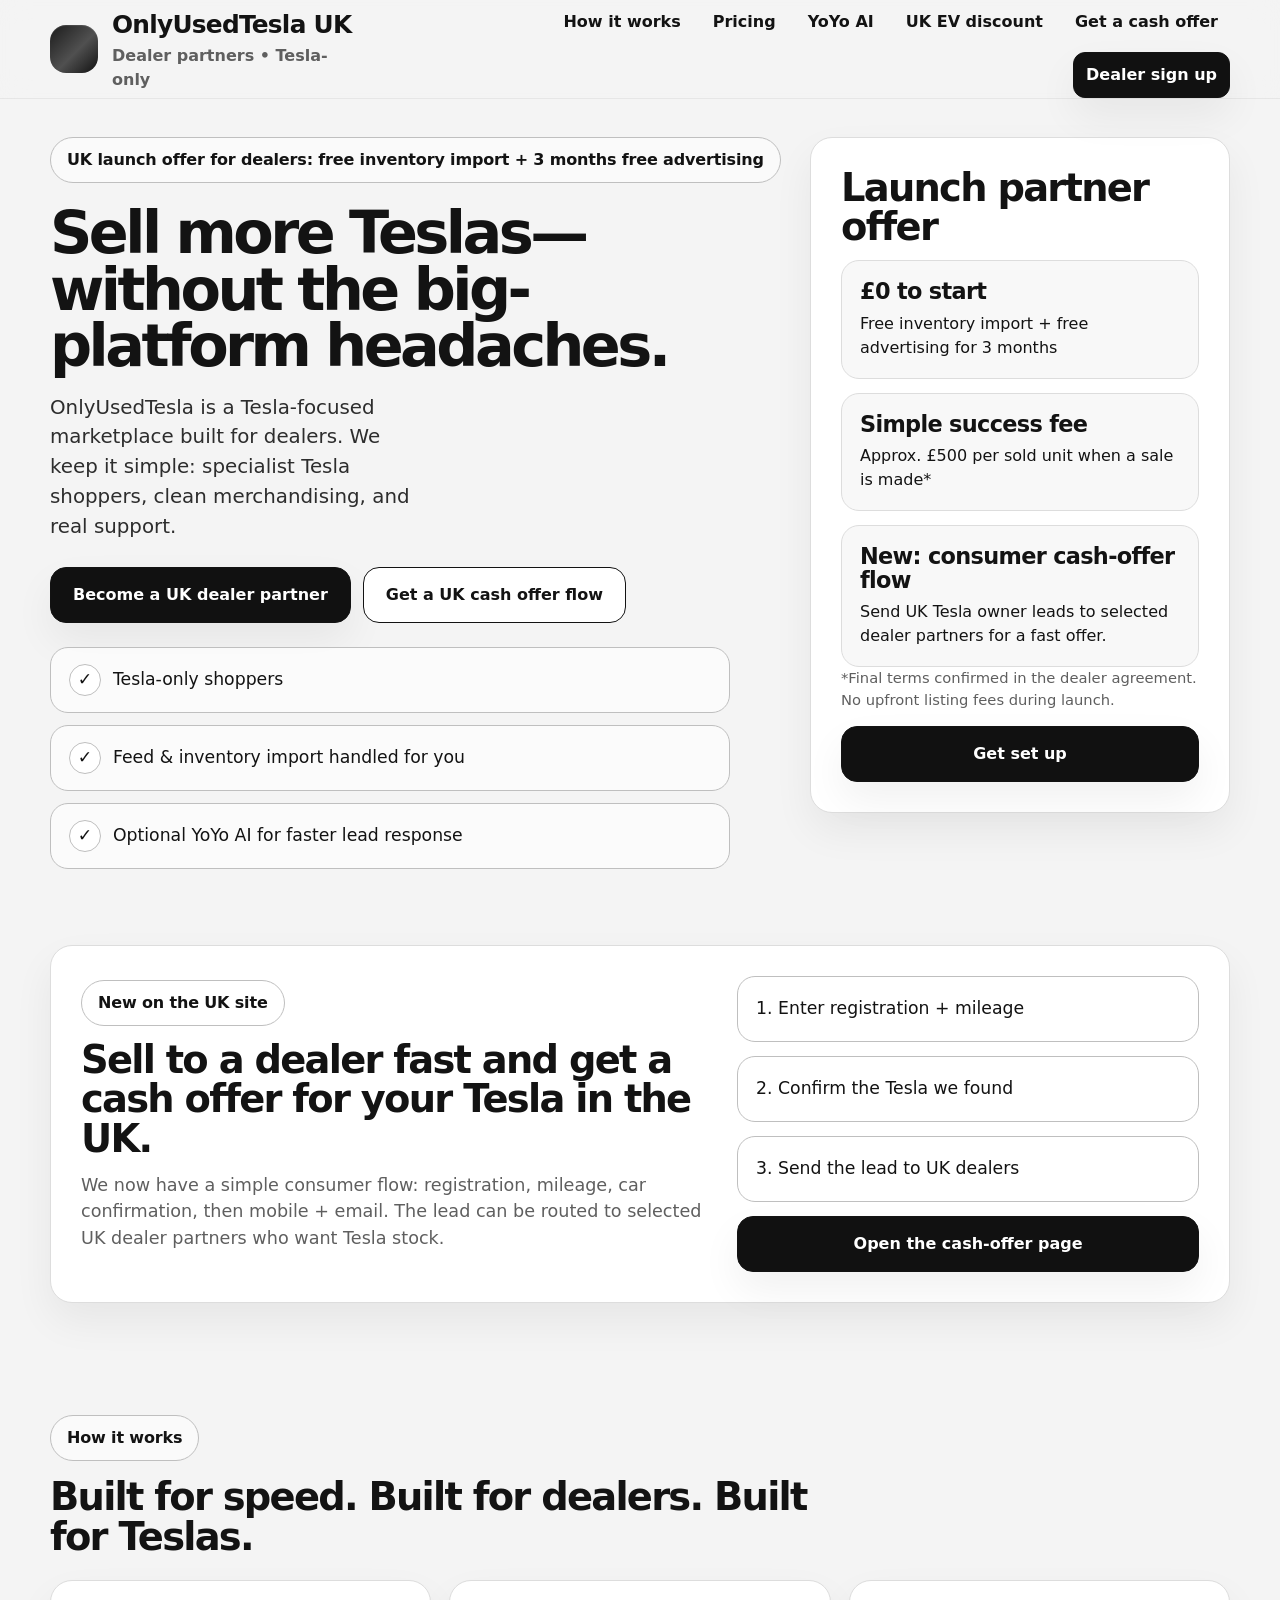
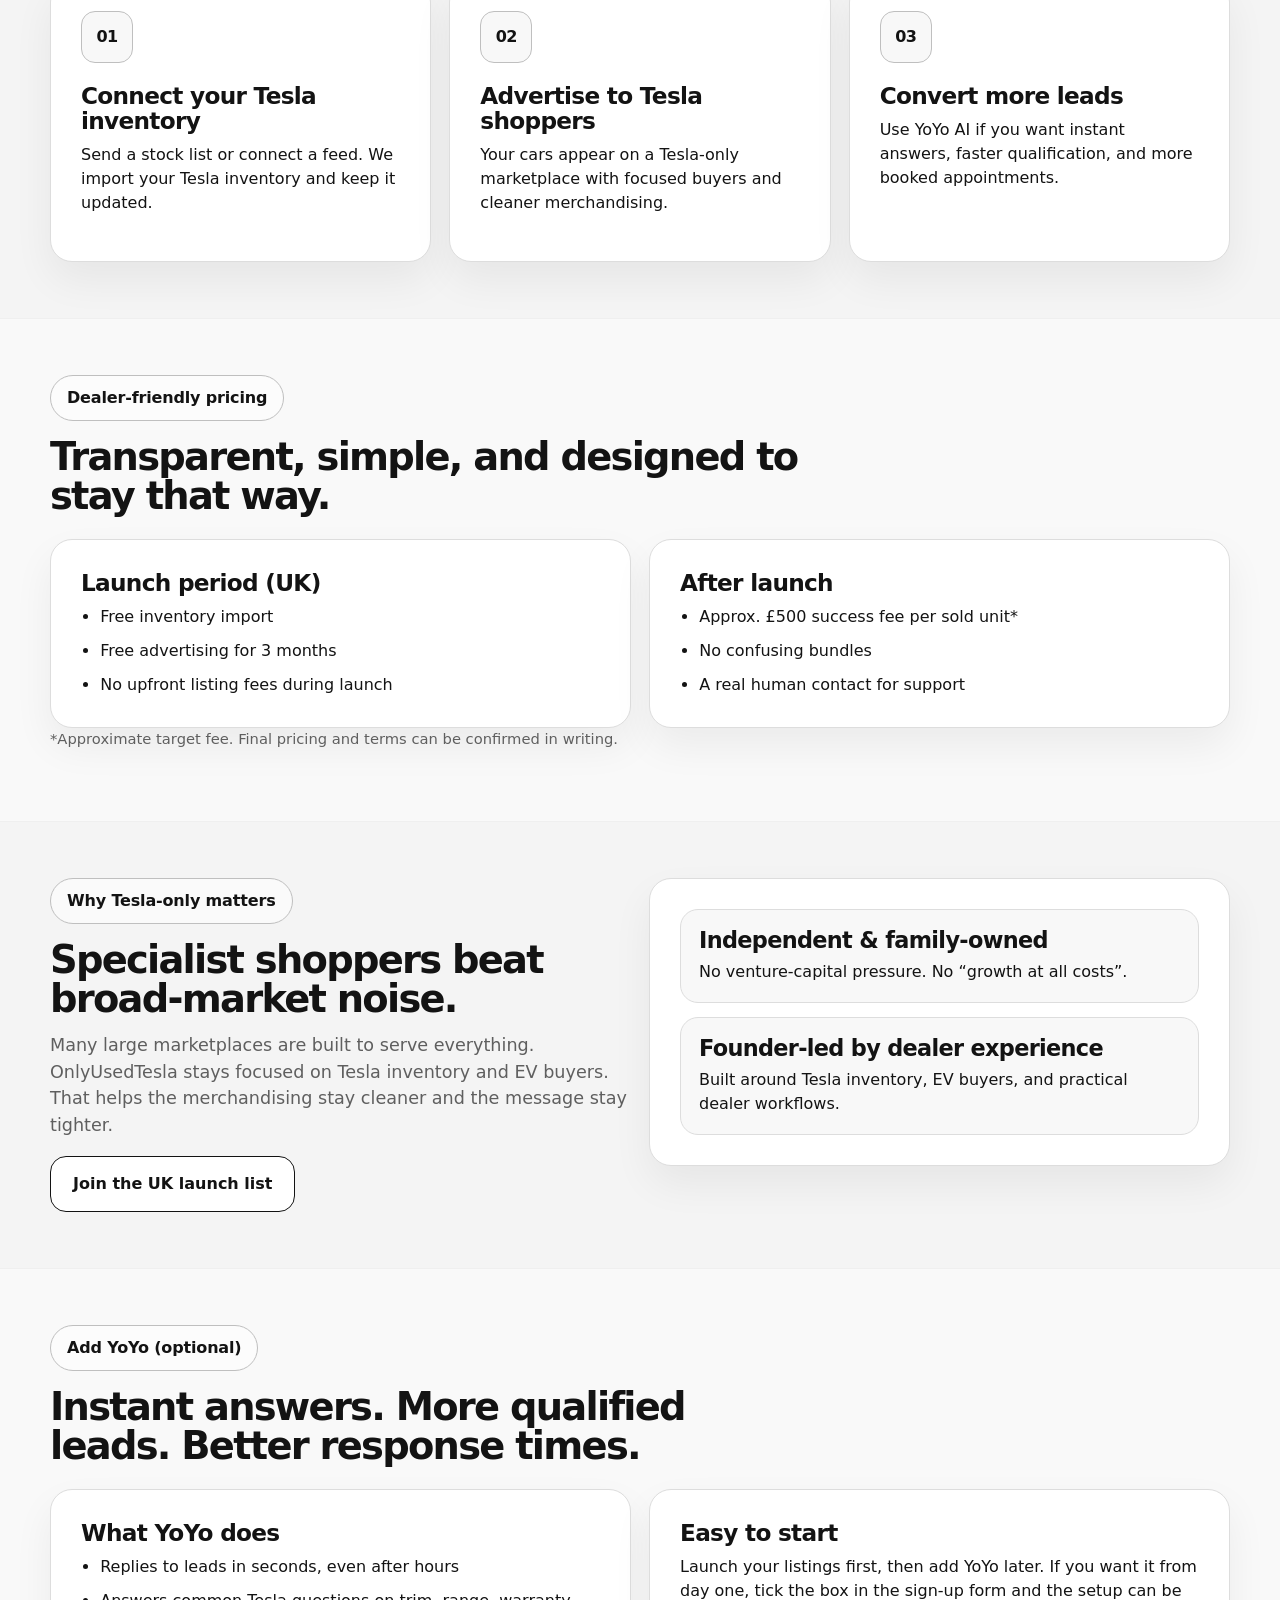
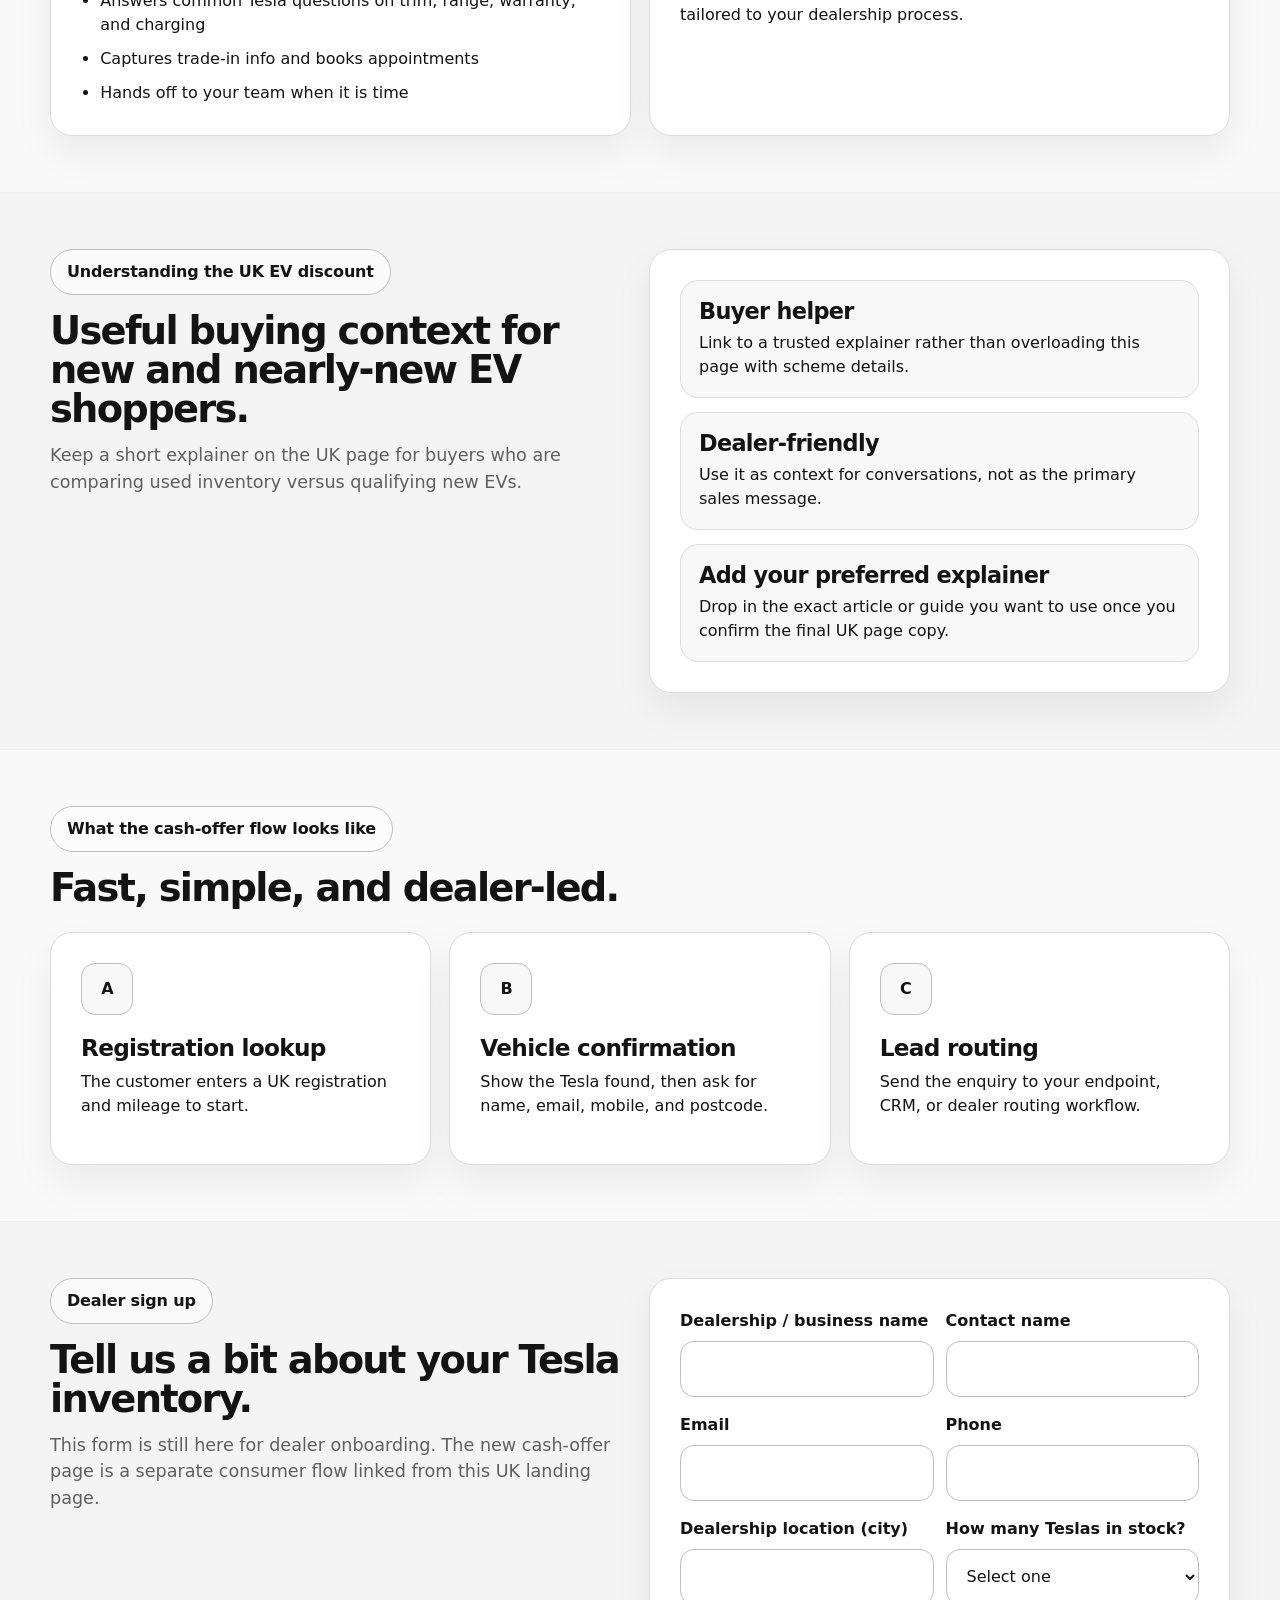
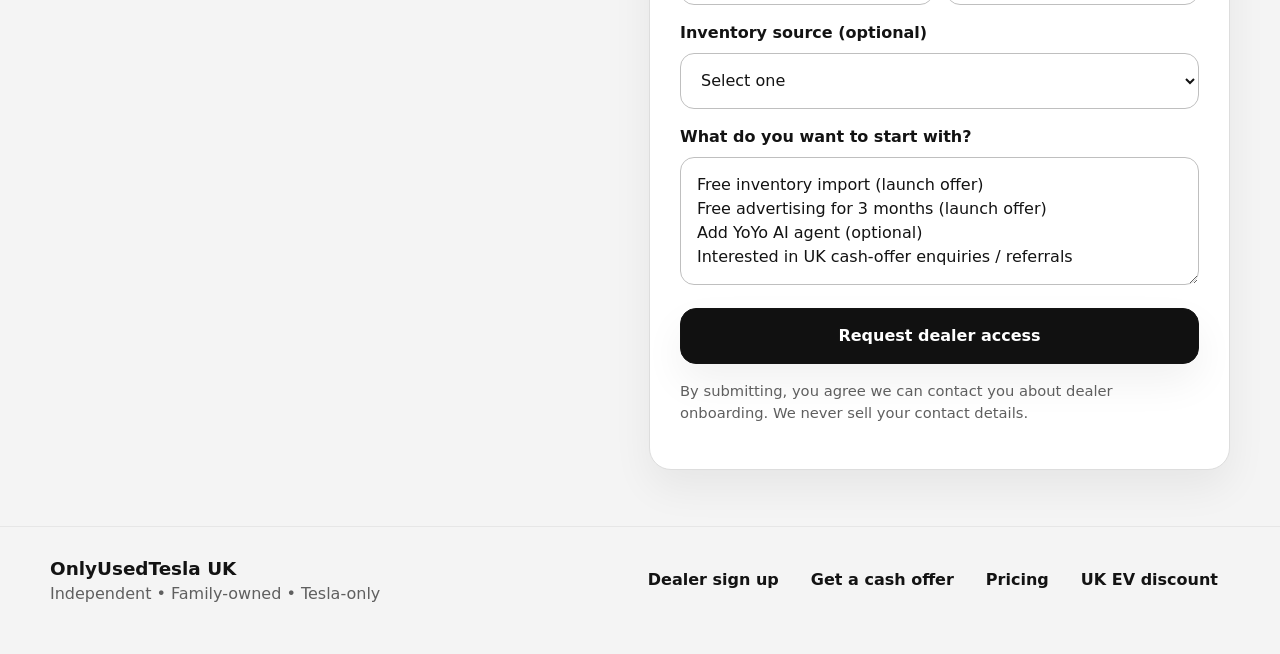
<file: index.html>
<!doctype html>
<html lang="en-GB">
<head>
  <meta charset="utf-8" />
  <meta name="viewport" content="width=device-width, initial-scale=1" />
  <title>OnlyUsedTesla UK — Dealer Sign Up + Cash Offer</title>
  <meta name="description" content="OnlyUsedTesla UK helps dealers move Tesla inventory and now gives UK Tesla owners a simple way to request a fast dealer cash offer." />
  <link rel="stylesheet" href="styles.css" />
</head>
<body>
  <a class="skip-link" href="#main">Skip to content</a>

  <header class="site-header">
    <div class="container header-inner">
      <a class="brand" href="index.html" aria-label="OnlyUsedTesla UK home">
        <span class="brand-mark" aria-hidden="true"></span>
        <span>
          <span class="brand-title">OnlyUsedTesla UK</span>
          <span class="brand-sub">Dealer partners • Tesla-only</span>
        </span>
      </a>

      <nav class="site-nav" aria-label="Primary">
        <a href="#how-it-works">How it works</a>
        <a href="#pricing">Pricing</a>
        <a href="#yoyo">YoYo AI</a>
        <a href="#uk-ev-discount">UK EV discount</a>
        <a href="cash-offer.html">Get a cash offer</a>
        <a class="button button-dark button-sm" href="#dealer-signup">Dealer sign up</a>
      </nav>
    </div>
  </header>

  <main id="main">
    <section class="hero section">
      <div class="container hero-grid">
        <div>
          <div class="eyebrow">UK launch offer for dealers: free inventory import + 3 months free advertising</div>
          <h1>Sell more Teslas—without the big-platform headaches.</h1>
          <p class="lead">
            OnlyUsedTesla is a Tesla-focused marketplace built for dealers. We keep it simple:
            specialist Tesla shoppers, clean merchandising, and real support.
          </p>

          <div class="hero-actions">
            <a class="button button-dark" href="#dealer-signup">Become a UK dealer partner</a>
            <a class="button button-light" href="cash-offer.html">Get a UK cash offer flow</a>
          </div>

          <div class="check-list">
            <div class="check-item">Tesla-only shoppers</div>
            <div class="check-item">Feed &amp; inventory import handled for you</div>
            <div class="check-item">Optional YoYo AI for faster lead response</div>
          </div>
        </div>

        <aside class="hero-card card">
          <h2>Launch partner offer</h2>
          <div class="stack-sm">
            <div class="mini-card">
              <h3>£0 to start</h3>
              <p>Free inventory import + free advertising for 3 months</p>
            </div>
            <div class="mini-card">
              <h3>Simple success fee</h3>
              <p>Approx. £500 per sold unit when a sale is made*</p>
            </div>
            <div class="mini-card">
              <h3>New: consumer cash-offer flow</h3>
              <p>Send UK Tesla owner leads to selected dealer partners for a fast offer.</p>
            </div>
          </div>
          <p class="small muted">*Final terms confirmed in the dealer agreement. No upfront listing fees during launch.</p>
          <a class="button button-dark button-block" href="#dealer-signup">Get set up</a>
        </aside>
      </div>
    </section>

    <section class="section strip-section">
      <div class="container split-strip card">
        <div>
          <p class="eyebrow eyebrow-tight">New on the UK site</p>
          <h2>Sell to a dealer fast and get a cash offer for your Tesla in the UK.</h2>
          <p class="muted big-copy">
            We now have a simple consumer flow: registration, mileage, car confirmation, then mobile + email.
            The lead can be routed to selected UK dealer partners who want Tesla stock.
          </p>
        </div>
        <div class="stack-sm">
          <div class="step-chip">1. Enter registration + mileage</div>
          <div class="step-chip">2. Confirm the Tesla we found</div>
          <div class="step-chip">3. Send the lead to UK dealers</div>
          <a class="button button-dark" href="cash-offer.html">Open the cash-offer page</a>
        </div>
      </div>
    </section>

    <section id="how-it-works" class="section">
      <div class="container">
        <div class="section-heading">
          <p class="eyebrow">How it works</p>
          <h2>Built for speed. Built for dealers. Built for Teslas.</h2>
        </div>

        <div class="grid grid-3">
          <article class="card feature-card">
            <div class="step-number">01</div>
            <h3>Connect your Tesla inventory</h3>
            <p>Send a stock list or connect a feed. We import your Tesla inventory and keep it updated.</p>
          </article>

          <article class="card feature-card">
            <div class="step-number">02</div>
            <h3>Advertise to Tesla shoppers</h3>
            <p>Your cars appear on a Tesla-only marketplace with focused buyers and cleaner merchandising.</p>
          </article>

          <article class="card feature-card">
            <div class="step-number">03</div>
            <h3>Convert more leads</h3>
            <p>Use YoYo AI if you want instant answers, faster qualification, and more booked appointments.</p>
          </article>
        </div>
      </div>
    </section>

    <section id="pricing" class="section section-alt">
      <div class="container">
        <div class="section-heading">
          <p class="eyebrow">Dealer-friendly pricing</p>
          <h2>Transparent, simple, and designed to stay that way.</h2>
        </div>

        <div class="grid grid-2">
          <article class="card">
            <h3>Launch period (UK)</h3>
            <ul class="list-clean">
              <li>Free inventory import</li>
              <li>Free advertising for 3 months</li>
              <li>No upfront listing fees during launch</li>
            </ul>
          </article>

          <article class="card">
            <h3>After launch</h3>
            <ul class="list-clean">
              <li>Approx. £500 success fee per sold unit*</li>
              <li>No confusing bundles</li>
              <li>A real human contact for support</li>
            </ul>
          </article>
        </div>

        <p class="small muted">*Approximate target fee. Final pricing and terms can be confirmed in writing.</p>
      </div>
    </section>

    <section class="section">
      <div class="container grid grid-2 aligned-grid">
        <div>
          <p class="eyebrow">Why Tesla-only matters</p>
          <h2>Specialist shoppers beat broad-market noise.</h2>
          <p class="muted big-copy">
            Many large marketplaces are built to serve everything. OnlyUsedTesla stays focused on Tesla inventory and EV buyers.
            That helps the merchandising stay cleaner and the message stay tighter.
          </p>
          <a class="button button-light" href="#dealer-signup">Join the UK launch list</a>
        </div>

        <div class="card stack-sm">
          <div class="mini-card">
            <h3>Independent &amp; family-owned</h3>
            <p>No venture-capital pressure. No “growth at all costs”.</p>
          </div>
          <div class="mini-card">
            <h3>Founder-led by dealer experience</h3>
            <p>Built around Tesla inventory, EV buyers, and practical dealer workflows.</p>
          </div>
        </div>
      </div>
    </section>

    <section id="yoyo" class="section section-alt">
      <div class="container">
        <div class="section-heading">
          <p class="eyebrow">Add YoYo (optional)</p>
          <h2>Instant answers. More qualified leads. Better response times.</h2>
        </div>

        <div class="grid grid-2">
          <article class="card">
            <h3>What YoYo does</h3>
            <ul class="list-clean">
              <li>Replies to leads in seconds, even after hours</li>
              <li>Answers common Tesla questions on trim, range, warranty, and charging</li>
              <li>Captures trade-in info and books appointments</li>
              <li>Hands off to your team when it is time</li>
            </ul>
          </article>

          <article class="card">
            <h3>Easy to start</h3>
            <p>
              Launch your listings first, then add YoYo later. If you want it from day one, tick the box in the sign-up form and the setup can be tailored to your dealership process.
            </p>
          </article>
        </div>
      </div>
    </section>

    <section id="uk-ev-discount" class="section">
      <div class="container grid grid-2 aligned-grid">
        <div>
          <p class="eyebrow">Understanding the UK EV discount</p>
          <h2>Useful buying context for new and nearly-new EV shoppers.</h2>
          <p class="muted big-copy">
            Keep a short explainer on the UK page for buyers who are comparing used inventory versus qualifying new EVs.
          </p>
        </div>

        <div class="card stack-sm">
          <div class="mini-card">
            <h3>Buyer helper</h3>
            <p>Link to a trusted explainer rather than overloading this page with scheme details.</p>
          </div>
          <div class="mini-card">
            <h3>Dealer-friendly</h3>
            <p>Use it as context for conversations, not as the primary sales message.</p>
          </div>
          <div class="mini-card">
            <h3>Add your preferred explainer</h3>
            <p>Drop in the exact article or guide you want to use once you confirm the final UK page copy.</p>
          </div>
        </div>
      </div>
    </section>

    <section class="section section-alt">
      <div class="container">
        <div class="section-heading">
          <p class="eyebrow">What the cash-offer flow looks like</p>
          <h2>Fast, simple, and dealer-led.</h2>
        </div>

        <div class="grid grid-3">
          <article class="card feature-card">
            <div class="step-number">A</div>
            <h3>Registration lookup</h3>
            <p>The customer enters a UK registration and mileage to start.</p>
          </article>
          <article class="card feature-card">
            <div class="step-number">B</div>
            <h3>Vehicle confirmation</h3>
            <p>Show the Tesla found, then ask for name, email, mobile, and postcode.</p>
          </article>
          <article class="card feature-card">
            <div class="step-number">C</div>
            <h3>Lead routing</h3>
            <p>Send the enquiry to your endpoint, CRM, or dealer routing workflow.</p>
          </article>
        </div>
      </div>
    </section>

    <section id="dealer-signup" class="section">
      <div class="container grid grid-2 aligned-grid">
        <div>
          <p class="eyebrow">Dealer sign up</p>
          <h2>Tell us a bit about your Tesla inventory.</h2>
          <p class="muted big-copy">
            This form is still here for dealer onboarding. The new cash-offer page is a separate consumer flow linked from this UK landing page.
          </p>
        </div>

        <div class="card">
          <!-- Set action to your endpoint or replace with your embedded form -->
          <form id="dealerForm" class="form" method="post" action="">
            <div class="field-row">
              <div class="field">
                <label for="businessName">Dealership / business name</label>
                <input id="businessName" name="business_name" type="text" autocomplete="organization" />
              </div>
              <div class="field">
                <label for="contactName">Contact name</label>
                <input id="contactName" name="contact_name" type="text" autocomplete="name" />
              </div>
            </div>

            <div class="field-row">
              <div class="field">
                <label for="dealerEmail">Email</label>
                <input id="dealerEmail" name="email" type="email" autocomplete="email" />
              </div>
              <div class="field">
                <label for="dealerPhone">Phone</label>
                <input id="dealerPhone" name="phone" type="tel" autocomplete="tel" />
              </div>
            </div>

            <div class="field-row">
              <div class="field">
                <label for="dealerCity">Dealership location (city)</label>
                <input id="dealerCity" name="city" type="text" autocomplete="address-level2" />
              </div>
              <div class="field">
                <label for="stockCount">How many Teslas in stock?</label>
                <select id="stockCount" name="stock_count">
                  <option value="">Select one</option>
                  <option>1–5</option>
                  <option>6–15</option>
                  <option>16–30</option>
                  <option>31+</option>
                </select>
              </div>
            </div>

            <div class="field">
              <label for="inventorySource">Inventory source (optional)</label>
              <select id="inventorySource" name="inventory_source">
                <option value="">Select one</option>
                <option>DMS / stock feed</option>
                <option>CSV / spreadsheet</option>
                <option>Website scrape / URL list</option>
                <option>Other</option>
              </select>
            </div>

            <div class="field">
              <label for="dealerGoals">What do you want to start with?</label>
              <textarea id="dealerGoals" name="goals" rows="4">Free inventory import (launch offer)
Free advertising for 3 months (launch offer)
Add YoYo AI agent (optional)
Interested in UK cash-offer enquiries / referrals</textarea>
            </div>

            <button class="button button-dark button-block" type="submit">Request dealer access</button>
            <p class="small muted">By submitting, you agree we can contact you about dealer onboarding. We never sell your contact details.</p>
          </form>
        </div>
      </div>
    </section>
  </main>

  <footer class="site-footer">
    <div class="container footer-inner">
      <div>
        <div class="footer-title">OnlyUsedTesla UK</div>
        <div class="muted">Independent • Family-owned • Tesla-only</div>
      </div>
      <div class="footer-links">
        <a href="#dealer-signup">Dealer sign up</a>
        <a href="cash-offer.html">Get a cash offer</a>
        <a href="#pricing">Pricing</a>
        <a href="#uk-ev-discount">UK EV discount</a>
      </div>
    </div>
  </footer>

  <a id="stickyCta" class="sticky-cta" href="cash-offer.html">Get a cash offer</a>
  <div id="toast" class="toast" aria-live="polite"></div>

  <script src="script.js"></script>
</body>
</html>
</file>
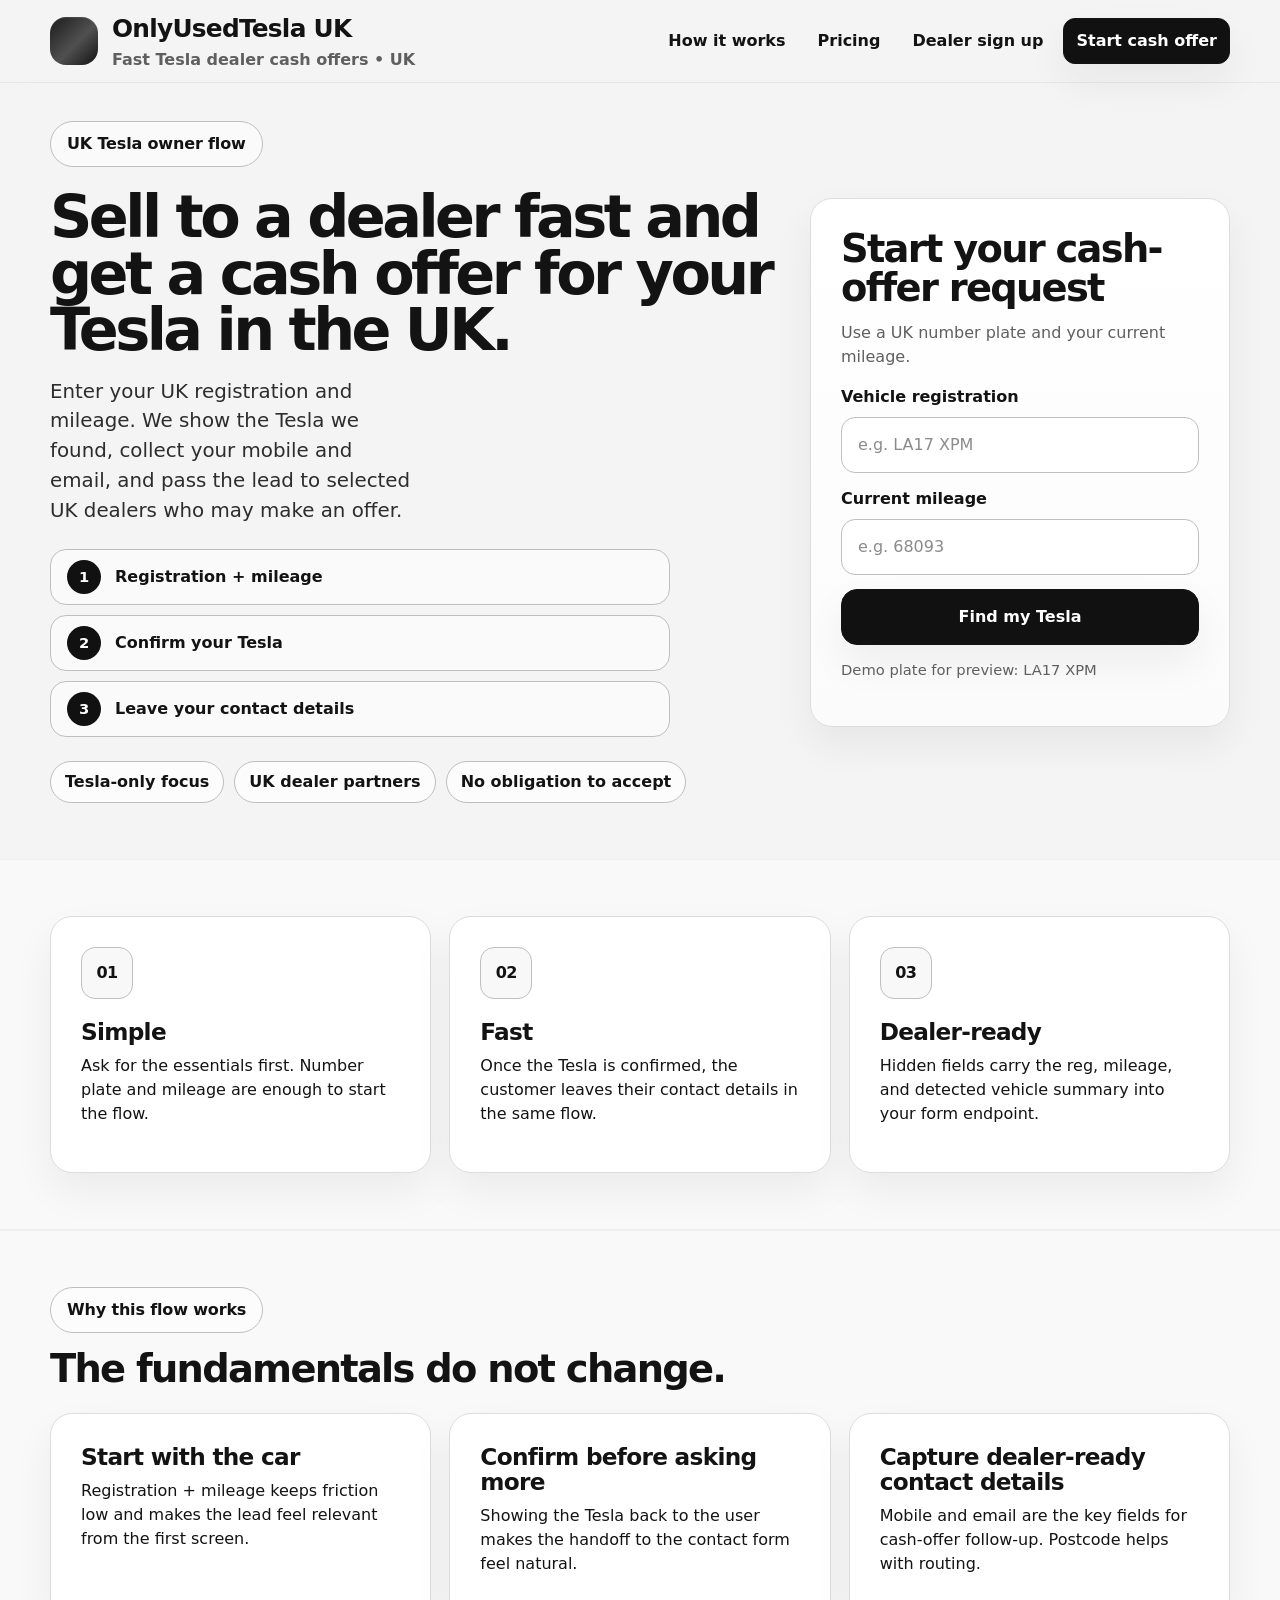
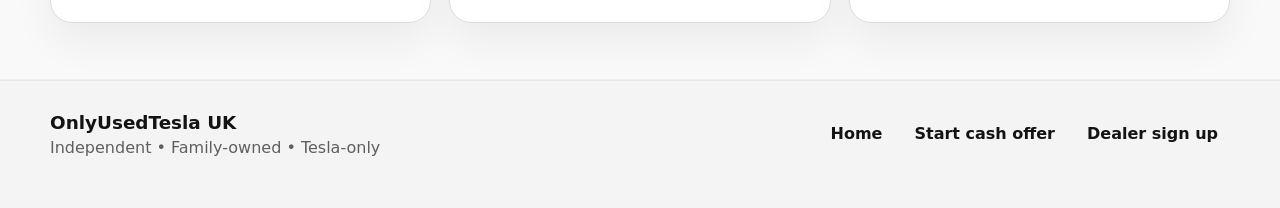
<file: cash-offer.html>
<!doctype html>
<html lang="en-GB">
<head>
  <meta charset="utf-8" />
  <meta name="viewport" content="width=device-width, initial-scale=1" />
  <title>Get a Cash Offer for Your Tesla in the UK | OnlyUsedTesla UK</title>
  <meta name="description" content="Sell to a dealer fast and get a cash offer for your Tesla in the UK. Enter your registration and mileage, confirm the car, and send your lead to selected UK dealers." />
  <link rel="stylesheet" href="styles.css" />
</head>
<body class="cash-offer-page">
  <a class="skip-link" href="#main">Skip to content</a>

  <header class="site-header">
    <div class="container header-inner">
      <a class="brand" href="index.html" aria-label="OnlyUsedTesla UK home">
        <span class="brand-mark" aria-hidden="true"></span>
        <span>
          <span class="brand-title">OnlyUsedTesla UK</span>
          <span class="brand-sub">Fast Tesla dealer cash offers • UK</span>
        </span>
      </a>

      <nav class="site-nav" aria-label="Primary">
        <a href="index.html#how-it-works">How it works</a>
        <a href="index.html#pricing">Pricing</a>
        <a href="index.html#dealer-signup">Dealer sign up</a>
        <a class="button button-dark button-sm" href="#lookup">Start cash offer</a>
      </nav>
    </div>
  </header>

  <main id="main">
    <section class="hero section hero-cash-offer">
      <div class="container hero-grid hero-grid-cash">
        <div>
          <div class="eyebrow">UK Tesla owner flow</div>
          <h1>Sell to a dealer fast and get a cash offer for your Tesla in the UK.</h1>
          <p class="lead">
            Enter your UK registration and mileage. We show the Tesla we found, collect your mobile and email,
            and pass the lead to selected UK dealers who may make an offer.
          </p>

          <div class="progress-list">
            <div class="progress-item"><span>1</span> Registration + mileage</div>
            <div class="progress-item"><span>2</span> Confirm your Tesla</div>
            <div class="progress-item"><span>3</span> Leave your contact details</div>
          </div>

          <div class="trust-row">
            <div class="trust-pill">Tesla-only focus</div>
            <div class="trust-pill">UK dealer partners</div>
            <div class="trust-pill">No obligation to accept</div>
          </div>
        </div>

        <aside id="lookup" class="card lookup-card">
          <h2>Start your cash-offer request</h2>
          <p class="muted">Use a UK number plate and your current mileage.</p>

          <form id="lookupForm" class="form form-tight" novalidate>
            <div class="field">
              <label for="reg">Vehicle registration</label>
              <input id="reg" name="registration" type="text" inputmode="text" autocomplete="off" placeholder="e.g. LA17 XPM" maxlength="10" required />
            </div>

            <div class="field">
              <label for="mileage">Current mileage</label>
              <input id="mileage" name="mileage" type="number" inputmode="numeric" min="0" step="1" placeholder="e.g. 68093" required />
            </div>

            <button class="button button-dark button-block" type="submit">Find my Tesla</button>
            <p class="small muted">Demo plate for preview: LA17 XPM</p>
          </form>
        </aside>
      </div>
    </section>

    <section class="section section-alt">
      <div class="container">
        <div class="grid grid-3">
          <article class="card feature-card">
            <div class="step-number">01</div>
            <h3>Simple</h3>
            <p>Ask for the essentials first. Number plate and mileage are enough to start the flow.</p>
          </article>
          <article class="card feature-card">
            <div class="step-number">02</div>
            <h3>Fast</h3>
            <p>Once the Tesla is confirmed, the customer leaves their contact details in the same flow.</p>
          </article>
          <article class="card feature-card">
            <div class="step-number">03</div>
            <h3>Dealer-ready</h3>
            <p>Hidden fields carry the reg, mileage, and detected vehicle summary into your form endpoint.</p>
          </article>
        </div>
      </div>
    </section>

    <section id="vehicleResult" class="section is-hidden" aria-live="polite">
      <div class="container grid grid-2 aligned-grid">
        <div class="card vehicle-card">
          <p class="eyebrow eyebrow-tight">We’ve found your car</p>
          <div class="vehicle-brand" id="vehicleBrand">Tesla</div>
          <h2 id="vehicleTitle">Tesla Model X</h2>
          <p id="vehicleSubtitle" class="muted big-copy">90D (Dual Motor) SUV 5dr Electric Auto 4WDE (417 bhp)</p>

          <div class="plate-row">
            <div class="uk-plate" id="plateDisplay">LA17 XPM</div>
            <div class="mileage-box"><span id="mileageDisplay">68,093</span> miles</div>
          </div>

          <button id="editLookup" class="text-link" type="button">Edit registration / mileage</button>
        </div>

        <div class="card">
          <h3>Vehicle details</h3>
          <dl class="details-list">
            <div><dt>Fuel type</dt><dd id="detailFuel">Electric</dd></div>
            <div><dt>Body type</dt><dd id="detailBody">SUV</dd></div>
            <div><dt>Colour</dt><dd id="detailColour">Silver</dd></div>
            <div><dt>Transmission</dt><dd id="detailTransmission">Automatic</dd></div>
            <div><dt>Date of first registration</dt><dd id="detailRegistered">23 August 2017</dd></div>
            <div><dt>Next MOT due</dt><dd id="detailMot">07 March 2027</dd></div>
          </dl>
        </div>
      </div>
    </section>

    <section id="contactSection" class="section is-hidden">
      <div class="container grid grid-2 aligned-grid">
        <div>
          <p class="eyebrow">Next step</p>
          <h2>Where should we send your cash offer?</h2>
          <p class="muted big-copy">
            Keep this light. Ask for mobile, email, and postcode so you can route the enquiry to the right UK dealer partners.
          </p>
          <div class="callout card">
            <h3>Recommended lead flow</h3>
            <ol class="ordered-list">
              <li>Visitor submits confirmed Tesla details</li>
              <li>Your form endpoint receives reg, mileage, and contact data</li>
              <li>You route the lead to selected UK dealers</li>
              <li>Dealers reply with a cash offer if interested</li>
            </ol>
          </div>
        </div>

        <div class="card">
          <!-- Set action to your endpoint or replace with your embedded form -->
          <form id="cashOfferForm" class="form" method="post" action="">
            <input id="hiddenReg" name="vehicle_registration" type="hidden" />
            <input id="hiddenMileage" name="vehicle_mileage" type="hidden" />
            <input id="hiddenVehicle" name="vehicle_summary" type="hidden" />
            <input name="lead_source" type="hidden" value="onlyusedtesla-uk-cash-offer" />

            <div class="field-row">
              <div class="field">
                <label for="fullName">Full name</label>
                <input id="fullName" name="full_name" type="text" autocomplete="name" required />
              </div>
              <div class="field">
                <label for="postcode">Postcode</label>
                <input id="postcode" name="postcode" type="text" autocomplete="postal-code" required />
              </div>
            </div>

            <div class="field-row">
              <div class="field">
                <label for="email">Email</label>
                <input id="email" name="email" type="email" autocomplete="email" required />
              </div>
              <div class="field">
                <label for="mobile">Mobile</label>
                <input id="mobile" name="mobile" type="tel" autocomplete="tel" required />
              </div>
            </div>

            <div class="field-row">
              <div class="field">
                <label for="timeline">When are you looking to sell?</label>
                <select id="timeline" name="timeline">
                  <option value="ASAP">ASAP</option>
                  <option value="Within 7 days">Within 7 days</option>
                  <option value="Within 30 days">Within 30 days</option>
                  <option value="Just comparing offers">Just comparing offers</option>
                </select>
              </div>
              <div class="field">
                <label for="finance">Outstanding finance?</label>
                <select id="finance" name="outstanding_finance">
                  <option value="No">No</option>
                  <option value="Yes">Yes</option>
                  <option value="Not sure">Not sure</option>
                </select>
              </div>
            </div>

            <div class="field">
              <label for="notes">Anything the dealer should know? (optional)</label>
              <textarea id="notes" name="notes" rows="4" placeholder="Condition, wheels, service history, charger, paintwork, or anything else important."></textarea>
            </div>

            <label class="consent-row">
              <input id="consent" name="consent_to_share" type="checkbox" value="yes" required />
              <span>I agree that OnlyUsedTesla can share my details with selected UK dealer partners so they can contact me about a Tesla cash offer.</span>
            </label>

            <button class="button button-dark button-block" type="submit">Send to UK dealers</button>
            <p class="small muted">No obligation. Dealers may still need to verify condition, mileage, ownership, or finance details before making an offer.</p>
          </form>
        </div>
      </div>
    </section>

    <section id="successSection" class="section is-hidden">
      <div class="container narrow">
        <div class="card success-card">
          <p class="eyebrow">Lead captured</p>
          <h2>Thanks — this Tesla enquiry is ready to route.</h2>
          <p class="big-copy muted">
            In demo mode, the form is not connected yet. Once you add your form endpoint, this page will send the lead to your CRM,
            inbox, or dealer-routing workflow.
          </p>
          <div class="hero-actions hero-actions-center">
            <a class="button button-dark" href="#lookup">Start another lookup</a>
            <a class="button button-light" href="index.html">Back to UK home</a>
          </div>
        </div>
      </div>
    </section>

    <section class="section section-alt">
      <div class="container">
        <div class="section-heading">
          <p class="eyebrow">Why this flow works</p>
          <h2>The fundamentals do not change.</h2>
        </div>

        <div class="grid grid-3">
          <article class="card feature-card">
            <h3>Start with the car</h3>
            <p>Registration + mileage keeps friction low and makes the lead feel relevant from the first screen.</p>
          </article>
          <article class="card feature-card">
            <h3>Confirm before asking more</h3>
            <p>Showing the Tesla back to the user makes the handoff to the contact form feel natural.</p>
          </article>
          <article class="card feature-card">
            <h3>Capture dealer-ready contact details</h3>
            <p>Mobile and email are the key fields for cash-offer follow-up. Postcode helps with routing.</p>
          </article>
        </div>
      </div>
    </section>
  </main>

  <footer class="site-footer">
    <div class="container footer-inner">
      <div>
        <div class="footer-title">OnlyUsedTesla UK</div>
        <div class="muted">Independent • Family-owned • Tesla-only</div>
      </div>
      <div class="footer-links">
        <a href="index.html">Home</a>
        <a href="#lookup">Start cash offer</a>
        <a href="index.html#dealer-signup">Dealer sign up</a>
      </div>
    </div>
  </footer>

  <a id="stickyCta" class="sticky-cta" href="#lookup">Start cash offer</a>
  <div id="toast" class="toast" aria-live="polite"></div>

  <script src="script.js"></script>
</body>
</html>
</file>
<file: styles.css>
:root {
  --bg: #f4f4f4;
  --panel: #ffffff;
  --panel-2: #f8f8f8;
  --ink: #131313;
  --muted: #5f5f5f;
  --line: #dddddd;
  --line-strong: #bfbfbf;
  --shadow: 0 18px 40px rgba(0, 0, 0, 0.06);
  --radius: 22px;
  --radius-sm: 14px;
  --max: 1180px;
  --pad: 22px;
}

* {
  box-sizing: border-box;
}

html {
  scroll-behavior: smooth;
}

body {
  margin: 0;
  background: var(--bg);
  color: var(--ink);
  font-family: ui-sans-serif, system-ui, -apple-system, BlinkMacSystemFont, "Segoe UI", sans-serif;
  line-height: 1.5;
}

img {
  max-width: 100%;
  display: block;
}

a {
  color: inherit;
}

button,
input,
select,
textarea {
  font: inherit;
}

.skip-link {
  position: absolute;
  left: 12px;
  top: -60px;
  background: #000;
  color: #fff;
  padding: 12px 14px;
  border-radius: 10px;
  z-index: 100;
  text-decoration: none;
}

.skip-link:focus {
  top: 12px;
}

.container {
  width: min(calc(100% - 32px), var(--max));
  margin: 0 auto;
}

.narrow {
  width: min(calc(100% - 32px), 880px);
  margin: 0 auto;
}

.section {
  padding: 56px 0;
}

.section-alt {
  background: rgba(255, 255, 255, 0.42);
  border-top: 1px solid rgba(0, 0, 0, 0.04);
  border-bottom: 1px solid rgba(0, 0, 0, 0.04);
}

.site-header {
  position: sticky;
  top: 0;
  z-index: 50;
  background: rgba(244, 244, 244, 0.92);
  backdrop-filter: blur(14px);
  border-bottom: 1px solid rgba(0, 0, 0, 0.06);
}

.header-inner {
  display: flex;
  align-items: center;
  justify-content: space-between;
  gap: 24px;
  min-height: 82px;
}

.brand {
  display: inline-flex;
  align-items: center;
  gap: 14px;
  text-decoration: none;
  min-width: 0;
}

.brand-mark {
  width: 48px;
  height: 48px;
  border-radius: 16px;
  background: linear-gradient(135deg, #1b1b1b, #505050 55%, #111111);
  box-shadow: inset 0 1px 1px rgba(255, 255, 255, 0.12);
  flex: 0 0 auto;
}

.brand-title,
.brand-sub {
  display: block;
}

.brand-title {
  font-size: 1.55rem;
  font-weight: 900;
  letter-spacing: -0.03em;
}

.brand-sub {
  color: var(--muted);
  font-weight: 550;
}

.site-nav {
  display: flex;
  align-items: center;
  gap: 8px;
  flex-wrap: wrap;
  justify-content: flex-end;
}

.site-nav a {
  text-decoration: none;
  font-weight: 700;
  padding: 10px 12px;
  border-radius: 12px;
}

.site-nav a:not(.button):hover,
.site-nav a:not(.button):focus-visible,
.footer-links a:hover,
.footer-links a:focus-visible {
  background: rgba(0, 0, 0, 0.045);
}

.hero {
  padding-top: 38px;
}

.hero-grid {
  display: grid;
  grid-template-columns: minmax(0, 1.25fr) minmax(320px, 420px);
  gap: 28px;
  align-items: start;
}

.hero-grid-cash {
  align-items: center;
}

.eyebrow {
  display: inline-flex;
  align-items: center;
  gap: 10px;
  padding: 10px 16px;
  border: 1px solid var(--line-strong);
  border-radius: 999px;
  background: rgba(255, 255, 255, 0.58);
  font-weight: 800;
  letter-spacing: -0.01em;
}

.eyebrow-tight {
  margin-bottom: 14px;
}

h1,
h2,
h3,
p,
ul,
ol,
dl {
  margin-top: 0;
}

h1 {
  margin: 22px 0 18px;
  font-size: clamp(2.55rem, 4.6vw, 4.7rem);
  line-height: 0.96;
  letter-spacing: -0.06em;
}

h2 {
  margin: 0 0 14px;
  font-size: clamp(1.85rem, 3vw, 3rem);
  line-height: 1.02;
  letter-spacing: -0.045em;
}

h3 {
  margin-bottom: 10px;
  font-size: 1.45rem;
  line-height: 1.08;
  letter-spacing: -0.03em;
}

.lead {
  font-size: clamp(1.12rem, 1.55vw, 1.5rem);
  color: #2d2d2d;
  max-width: 18.5em;
}

.big-copy {
  font-size: 1.1rem;
}

.muted {
  color: var(--muted);
}

.small {
  font-size: 0.92rem;
}

.hero-actions {
  display: flex;
  flex-wrap: wrap;
  gap: 12px;
  margin: 26px 0 24px;
}

.hero-actions-center {
  justify-content: center;
}

.button {
  display: inline-flex;
  align-items: center;
  justify-content: center;
  gap: 10px;
  min-height: 56px;
  padding: 0 22px;
  border-radius: 16px;
  border: 1px solid var(--ink);
  font-weight: 900;
  text-decoration: none;
  cursor: pointer;
  transition: transform 0.18s ease, box-shadow 0.18s ease, background 0.18s ease;
}

.button:hover,
.button:focus-visible {
  transform: translateY(-1px);
}

.button-dark {
  background: #111111;
  color: #ffffff;
  box-shadow: var(--shadow);
}

.button-dark:hover,
.button-dark:focus-visible {
  background: #000000;
}

.button-light {
  background: var(--panel);
  color: var(--ink);
}

.button-light:hover,
.button-light:focus-visible {
  background: #f0f0f0;
}

.button-sm {
  min-height: 46px;
  padding: 0 18px;
}

.button-block {
  width: 100%;
}

.card {
  background: var(--panel);
  border: 1px solid var(--line);
  border-radius: var(--radius);
  padding: clamp(20px, 2.6vw, 30px);
  box-shadow: var(--shadow);
}

.hero-card {
  position: relative;
}

.stack-sm {
  display: grid;
  gap: 14px;
}

.mini-card {
  border: 1px solid var(--line);
  border-radius: 18px;
  padding: 18px;
  background: var(--panel-2);
}

.mini-card h3 {
  margin-bottom: 8px;
  font-size: 1.4rem;
}

.mini-card p {
  margin-bottom: 0;
}

.check-list {
  display: grid;
  gap: 12px;
  max-width: 680px;
}

.check-item,
.step-chip {
  display: flex;
  align-items: center;
  gap: 12px;
  min-height: 66px;
  padding: 14px 18px;
  background: rgba(255, 255, 255, 0.7);
  border: 1px solid var(--line-strong);
  border-radius: 18px;
  font-size: 1.08rem;
}

.check-item::before {
  content: "✓";
  display: inline-flex;
  align-items: center;
  justify-content: center;
  width: 30px;
  height: 30px;
  border-radius: 50%;
  border: 1px solid var(--line-strong);
  background: #fff;
  font-weight: 900;
  flex: 0 0 auto;
}

.strip-section {
  padding-top: 20px;
}

.split-strip {
  display: grid;
  grid-template-columns: minmax(0, 1.3fr) minmax(280px, 0.95fr);
  gap: 24px;
  align-items: center;
}

.section-heading {
  margin-bottom: 24px;
  max-width: 760px;
}

.grid {
  display: grid;
  gap: 18px;
}

.grid-2 {
  grid-template-columns: repeat(2, minmax(0, 1fr));
}

.grid-3 {
  grid-template-columns: repeat(3, minmax(0, 1fr));
}

.aligned-grid {
  align-items: start;
}

.feature-card {
  min-height: 100%;
}

.step-number {
  display: inline-flex;
  align-items: center;
  justify-content: center;
  width: 52px;
  height: 52px;
  border-radius: 14px;
  border: 1px solid var(--line-strong);
  background: var(--panel-2);
  font-weight: 900;
  letter-spacing: -0.04em;
  margin-bottom: 20px;
}

.list-clean,
.ordered-list {
  padding-left: 1.2rem;
  margin-bottom: 0;
}

.list-clean li,
.ordered-list li {
  margin-bottom: 10px;
}

.list-clean li:last-child,
.ordered-list li:last-child {
  margin-bottom: 0;
}

.callout {
  margin-top: 20px;
}

.lookup-card {
  background: linear-gradient(180deg, #ffffff 0%, #fbfbfb 100%);
}

.form {
  display: grid;
  gap: 16px;
}

.form-tight {
  gap: 14px;
}

.field-row {
  display: grid;
  grid-template-columns: repeat(2, minmax(0, 1fr));
  gap: 12px;
}

.field label {
  display: block;
  margin-bottom: 8px;
  font-weight: 800;
}

input,
select,
textarea {
  width: 100%;
  border: 1px solid var(--line-strong);
  border-radius: 14px;
  background: #ffffff;
  padding: 15px 16px;
  color: var(--ink);
  min-height: 56px;
}

textarea {
  min-height: 120px;
  resize: vertical;
}

input::placeholder,
textarea::placeholder {
  color: #8b8b8b;
}

input:focus,
select:focus,
textarea:focus {
  outline: 2px solid rgba(0, 0, 0, 0.12);
  outline-offset: 1px;
  border-color: #9d9d9d;
}

.consent-row {
  display: grid;
  grid-template-columns: 20px 1fr;
  gap: 12px;
  align-items: start;
  font-size: 0.96rem;
}

.consent-row input {
  min-height: 0;
  width: 20px;
  height: 20px;
  margin: 2px 0 0;
  padding: 0;
}

.text-link {
  appearance: none;
  border: 0;
  background: transparent;
  padding: 0;
  color: #1c1c1c;
  font-weight: 800;
  text-decoration: underline;
  cursor: pointer;
}

.progress-list {
  display: grid;
  gap: 10px;
  margin-top: 24px;
  max-width: 620px;
}

.progress-item {
  display: flex;
  align-items: center;
  gap: 14px;
  min-height: 56px;
  padding: 10px 16px;
  border: 1px solid var(--line-strong);
  border-radius: 16px;
  background: rgba(255, 255, 255, 0.62);
  font-weight: 700;
}

.progress-item span {
  display: inline-flex;
  align-items: center;
  justify-content: center;
  width: 34px;
  height: 34px;
  border-radius: 50%;
  background: #111;
  color: #fff;
  font-size: 0.92rem;
  flex: 0 0 auto;
}

.trust-row {
  display: flex;
  gap: 10px;
  flex-wrap: wrap;
  margin-top: 24px;
}

.trust-pill {
  display: inline-flex;
  align-items: center;
  min-height: 42px;
  padding: 8px 14px;
  border-radius: 999px;
  border: 1px solid var(--line-strong);
  background: rgba(255, 255, 255, 0.75);
  font-weight: 750;
}

.vehicle-card {
  text-align: center;
}

.vehicle-brand {
  font-size: 2rem;
  font-weight: 900;
  letter-spacing: 0.18em;
  margin-bottom: 10px;
}

.plate-row {
  display: flex;
  align-items: center;
  justify-content: center;
  gap: 14px;
  flex-wrap: wrap;
  margin: 26px 0 18px;
}

.uk-plate,
.mileage-box {
  display: inline-flex;
  align-items: center;
  justify-content: center;
  min-height: 74px;
  padding: 0 22px;
  border-radius: 18px;
  border: 2px solid var(--line-strong);
  background: #fff;
  font-weight: 900;
  letter-spacing: 0.06em;
}

.uk-plate {
  min-width: 230px;
  font-size: clamp(1.7rem, 4vw, 2.45rem);
}

.mileage-box {
  font-size: 1.15rem;
}

.details-list {
  margin: 0;
  display: grid;
}

.details-list div {
  display: grid;
  grid-template-columns: minmax(0, 1.1fr) minmax(0, 0.9fr);
  gap: 12px;
  padding: 16px 0;
  border-bottom: 1px solid var(--line);
}

.details-list div:first-child {
  border-top: 1px solid var(--line);
}

.details-list dt {
  font-weight: 750;
}

.details-list dd {
  margin: 0;
  text-align: right;
}

.success-card {
  text-align: center;
}

.is-hidden {
  display: none !important;
}

.site-footer {
  padding: 28px 0 48px;
  border-top: 1px solid rgba(0, 0, 0, 0.06);
}

.footer-inner {
  display: flex;
  align-items: center;
  justify-content: space-between;
  gap: 18px;
  flex-wrap: wrap;
}

.footer-title {
  font-weight: 900;
  font-size: 1.15rem;
}

.footer-links {
  display: flex;
  align-items: center;
  gap: 8px;
  flex-wrap: wrap;
}

.footer-links a {
  text-decoration: none;
  font-weight: 700;
  padding: 10px 12px;
  border-radius: 12px;
}

.sticky-cta {
  position: fixed;
  left: 16px;
  right: 16px;
  bottom: 14px;
  z-index: 45;
  display: none;
  align-items: center;
  justify-content: center;
  min-height: 58px;
  padding: 12px 20px;
  border-radius: 18px;
  background: #111111;
  color: #ffffff;
  text-decoration: none;
  font-weight: 900;
  box-shadow: 0 16px 34px rgba(0, 0, 0, 0.22);
}

.sticky-cta.show {
  display: inline-flex;
}

.toast {
  position: fixed;
  left: 50%;
  bottom: 24px;
  transform: translateX(-50%);
  max-width: min(calc(100% - 32px), 760px);
  width: max-content;
  background: #111111;
  color: #ffffff;
  border-radius: 16px;
  padding: 14px 18px;
  box-shadow: 0 12px 28px rgba(0, 0, 0, 0.18);
  display: none;
  z-index: 60;
}

.toast.show {
  display: block;
}

@media (max-width: 1080px) {
  .hero-grid,
  .split-strip {
    grid-template-columns: 1fr;
  }
}

@media (max-width: 920px) {
  .site-nav {
    display: none;
  }

  .grid-3 {
    grid-template-columns: 1fr;
  }
}

@media (max-width: 780px) {
  .grid-2,
  .field-row {
    grid-template-columns: 1fr;
  }

  .details-list div {
    grid-template-columns: 1fr;
    gap: 6px;
  }

  .details-list dd {
    text-align: left;
  }

  .plate-row {
    flex-direction: column;
  }

  .uk-plate,
  .mileage-box {
    width: 100%;
  }
}

@media (max-width: 720px) {
  body {
    padding-bottom: 86px;
  }

  .section {
    padding: 44px 0;
  }

  .header-inner {
    min-height: 72px;
  }

  .brand-title {
    font-size: 1.28rem;
  }

  .brand-sub {
    font-size: 0.95rem;
  }

  .button,
  input,
  select,
  textarea {
    min-height: 54px;
  }

  .toast {
    bottom: 94px;
    width: calc(100% - 32px);
  }
}
</file>
